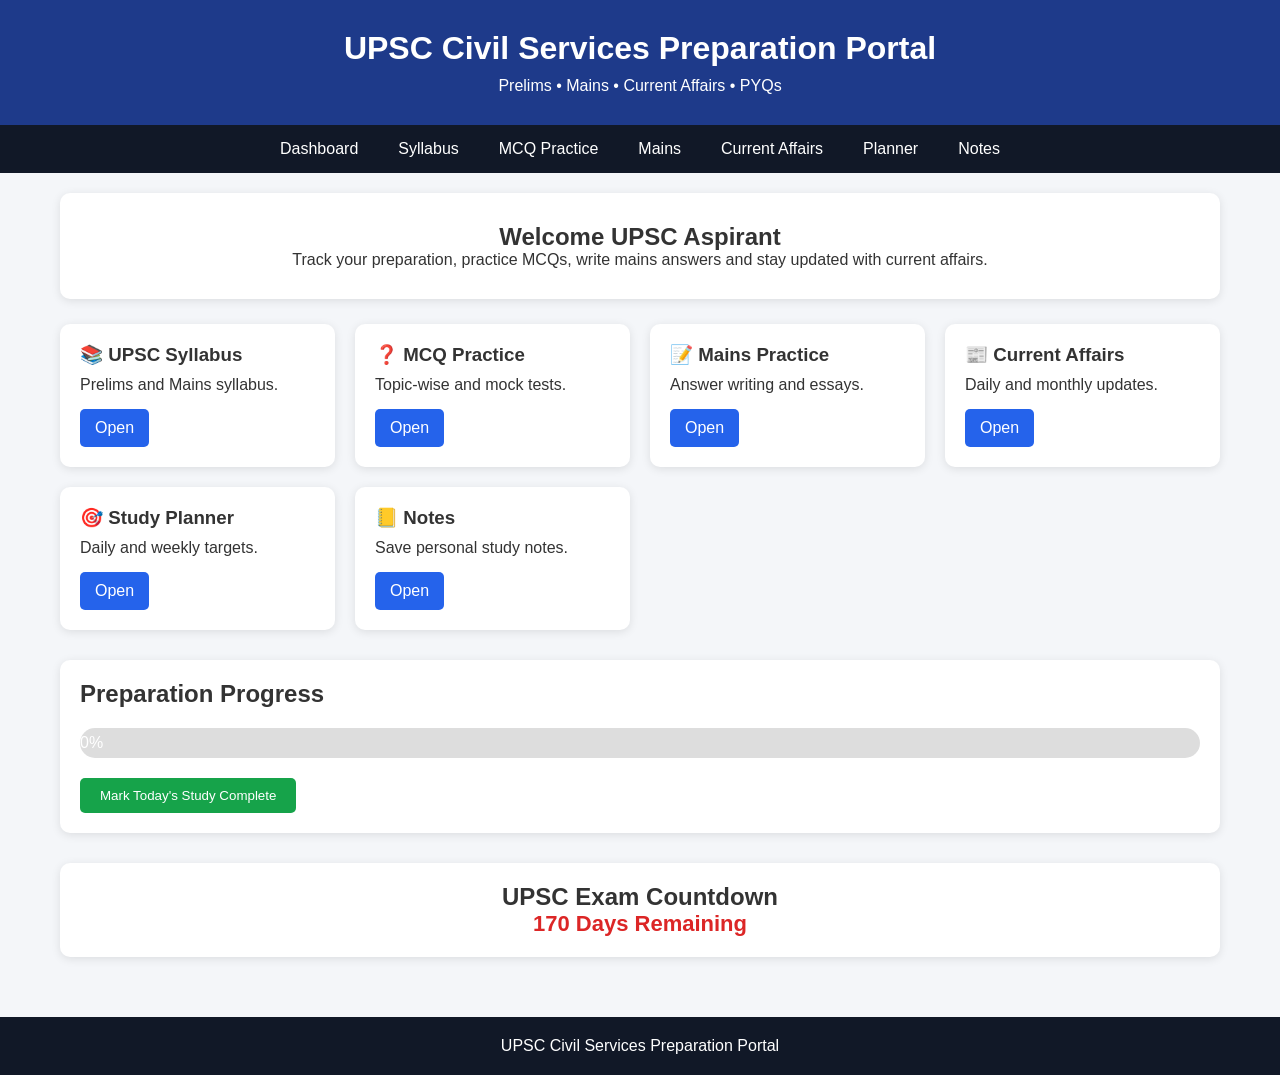
<file: index.html>
<!DOCTYPE html>
<html lang="en">
<head>
    <meta charset="UTF-8">
    <meta name="viewport" content="width=device-width, initial-scale=1.0">
    <title>UPSC Civil Services Portal</title>

    <link rel="stylesheet" href="style.css">
</head>
<body>

<header>
    <h1>UPSC Civil Services Preparation Portal</h1>
    <p>Prelims • Mains • Current Affairs • PYQs</p>
</header>

<nav>
    <a href="index.html">Dashboard</a>
    <a href="syllabus.html">Syllabus</a>
    <a href="quiz.html">MCQ Practice</a>
    <a href="mains.html">Mains</a>
    <a href="currentaffairs.html">Current Affairs</a>
    <a href="planner.html">Planner</a>
    <a href="notes.html">Notes</a>
</nav>

<main>

<section class="hero">
    <h2>Welcome UPSC Aspirant</h2>
    <p>
        Track your preparation, practice MCQs,
        write mains answers and stay updated with
        current affairs.
    </p>
</section>

<section class="cards">

    <div class="card">
        <h3>📚 UPSC Syllabus</h3>
        <p>Prelims and Mains syllabus.</p>
        <a href="syllabus.html">Open</a>
    </div>

    <div class="card">
        <h3>❓ MCQ Practice</h3>
        <p>Topic-wise and mock tests.</p>
        <a href="quiz.html">Open</a>
    </div>

    <div class="card">
        <h3>📝 Mains Practice</h3>
        <p>Answer writing and essays.</p>
        <a href="mains.html">Open</a>
    </div>

    <div class="card">
        <h3>📰 Current Affairs</h3>
        <p>Daily and monthly updates.</p>
        <a href="currentaffairs.html">Open</a>
    </div>

    <div class="card">
        <h3>🎯 Study Planner</h3>
        <p>Daily and weekly targets.</p>
        <a href="planner.html">Open</a>
    </div>

    <div class="card">
        <h3>📒 Notes</h3>
        <p>Save personal study notes.</p>
        <a href="notes.html">Open</a>
    </div>

</section>

<section class="dashboard">

    <h2>Preparation Progress</h2>

    <div class="progress-bar">
        <div id="progress-fill">0%</div>
    </div>

    <button onclick="increaseProgress()">
        Mark Today's Study Complete
    </button>

</section>

<section class="countdown">

    <h2>UPSC Exam Countdown</h2>

    <p id="countdown">
        Loading...
    </p>

</section>

</main>

<footer>
    <p>
        UPSC Civil Services Preparation Portal
    </p>
</footer>

<script src="script.js"></script>

</body>
</html>
</file>
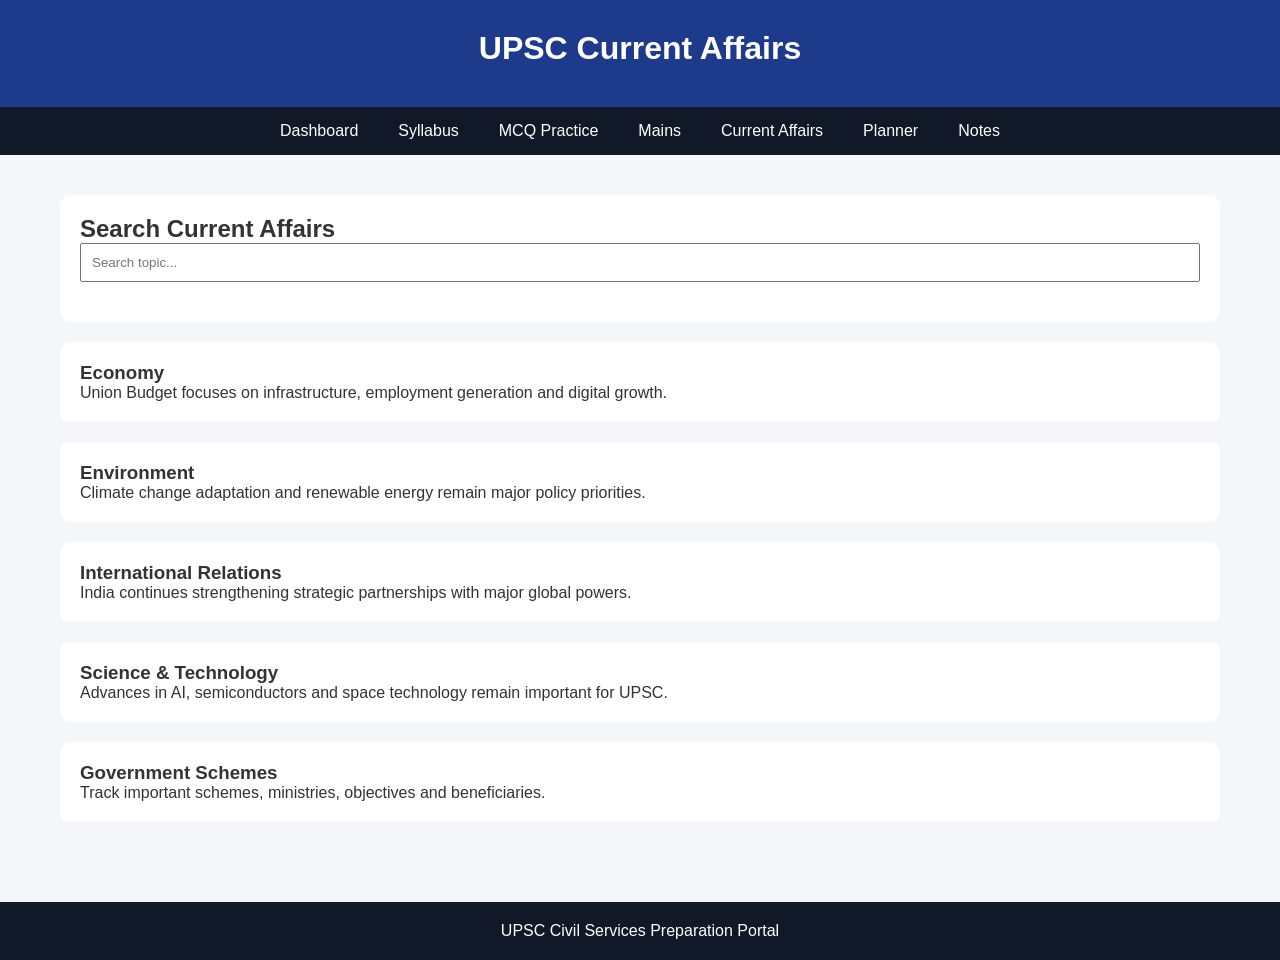
<file: current.html>
<!DOCTYPE html>
<html lang="en">
<head>
<meta charset="UTF-8">
<meta name="viewport" content="width=device-width, initial-scale=1.0">
<title>Current Affairs</title>

<link rel="stylesheet" href="style.css">

<style>
.affairs-box{
    background:white;
    padding:20px;
    margin:20px 0;
    border-radius:10px;
}

.search-box{
    width:100%;
    padding:10px;
    margin-bottom:20px;
}
</style>

</head>
<body>

<header>
<h1>UPSC Current Affairs</h1>
</header>

<nav>
<a href="index.html">Dashboard</a>
<a href="syllabus.html">Syllabus</a>
<a href="quiz.html">MCQ Practice</a>
<a href="mains.html">Mains</a>
<a href="currentaffairs.html">Current Affairs</a>
<a href="planner.html">Planner</a>
<a href="notes.html">Notes</a>
</nav>

<main>

<div class="affairs-box">

<h2>Search Current Affairs</h2>

<input
type="text"
id="searchInput"
class="search-box"
placeholder="Search topic..."
onkeyup="searchAffairs()">

</div>

<div class="affairs-box affair-item">

<h3>Economy</h3>

<p>
Union Budget focuses on infrastructure,
employment generation and digital growth.
</p>

</div>

<div class="affairs-box affair-item">

<h3>Environment</h3>

<p>
Climate change adaptation and renewable
energy remain major policy priorities.
</p>

</div>

<div class="affairs-box affair-item">

<h3>International Relations</h3>

<p>
India continues strengthening strategic
partnerships with major global powers.
</p>

</div>

<div class="affairs-box affair-item">

<h3>Science & Technology</h3>

<p>
Advances in AI, semiconductors and space
technology remain important for UPSC.
</p>

</div>

<div class="affairs-box affair-item">

<h3>Government Schemes</h3>

<p>
Track important schemes, ministries,
objectives and beneficiaries.
</p>

</div>

</main>

<footer>
<p>UPSC Civil Services Preparation Portal</p>
</footer>

<script>

function searchAffairs(){

let input =
document.getElementById("searchInput")
.value.toLowerCase();

let items =
document.getElementsByClassName("affair-item");

for(let i=0;i<items.length;i++){

let text =
items[i].innerText.toLowerCase();

if(text.includes(input)){

items[i].style.display="block";

}else{

items[i].style.display="none";

}

}

}

</script>

</body>
</html>
</file>
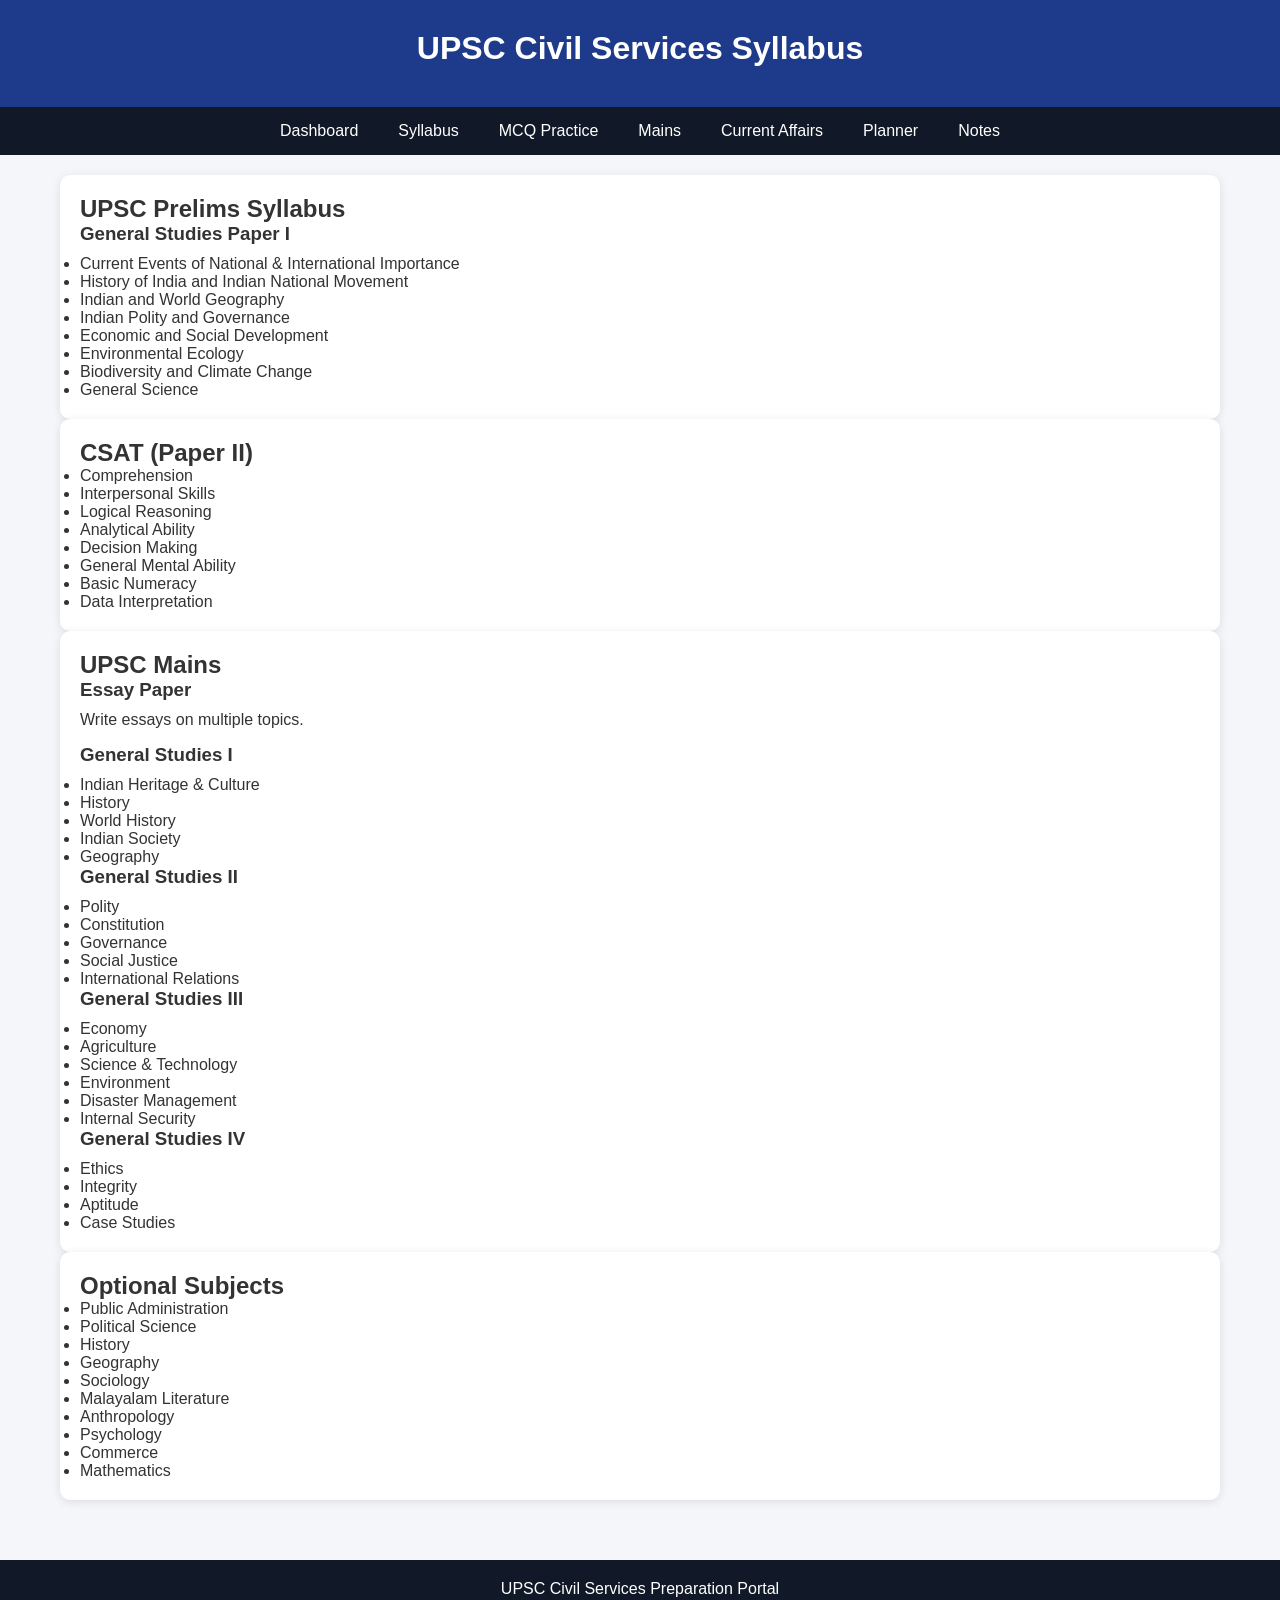
<file: exam.html>
<!DOCTYPE html>
<html lang="en">
<head>
    <meta charset="UTF-8">
    <meta name="viewport" content="width=device-width, initial-scale=1.0">
    <title>UPSC Syllabus</title>

    <link rel="stylesheet" href="style.css">
</head>
<body>

<header>
    <h1>UPSC Civil Services Syllabus</h1>
</header>

<nav>
    <a href="index.html">Dashboard</a>
    <a href="syllabus.html">Syllabus</a>
    <a href="quiz.html">MCQ Practice</a>
    <a href="mains.html">Mains</a>
    <a href="currentaffairs.html">Current Affairs</a>
    <a href="planner.html">Planner</a>
    <a href="notes.html">Notes</a>
</nav>

<main>

<div class="card">

<h2>UPSC Prelims Syllabus</h2>

<h3>General Studies Paper I</h3>

<ul>
<li>Current Events of National & International Importance</li>
<li>History of India and Indian National Movement</li>
<li>Indian and World Geography</li>
<li>Indian Polity and Governance</li>
<li>Economic and Social Development</li>
<li>Environmental Ecology</li>
<li>Biodiversity and Climate Change</li>
<li>General Science</li>
</ul>

</div>

<div class="card">

<h2>CSAT (Paper II)</h2>

<ul>
<li>Comprehension</li>
<li>Interpersonal Skills</li>
<li>Logical Reasoning</li>
<li>Analytical Ability</li>
<li>Decision Making</li>
<li>General Mental Ability</li>
<li>Basic Numeracy</li>
<li>Data Interpretation</li>
</ul>

</div>

<div class="card">

<h2>UPSC Mains</h2>

<h3>Essay Paper</h3>
<p>Write essays on multiple topics.</p>

<h3>General Studies I</h3>
<ul>
<li>Indian Heritage & Culture</li>
<li>History</li>
<li>World History</li>
<li>Indian Society</li>
<li>Geography</li>
</ul>

<h3>General Studies II</h3>
<ul>
<li>Polity</li>
<li>Constitution</li>
<li>Governance</li>
<li>Social Justice</li>
<li>International Relations</li>
</ul>

<h3>General Studies III</h3>
<ul>
<li>Economy</li>
<li>Agriculture</li>
<li>Science & Technology</li>
<li>Environment</li>
<li>Disaster Management</li>
<li>Internal Security</li>
</ul>

<h3>General Studies IV</h3>
<ul>
<li>Ethics</li>
<li>Integrity</li>
<li>Aptitude</li>
<li>Case Studies</li>
</ul>

</div>

<div class="card">

<h2>Optional Subjects</h2>

<ul>
<li>Public Administration</li>
<li>Political Science</li>
<li>History</li>
<li>Geography</li>
<li>Sociology</li>
<li>Malayalam Literature</li>
<li>Anthropology</li>
<li>Psychology</li>
<li>Commerce</li>
<li>Mathematics</li>
</ul>

</div>

</main>

<footer>
    <p>UPSC Civil Services Preparation Portal</p>
</footer>

<script src="script.js"></script>

</body>
</html>
</file>
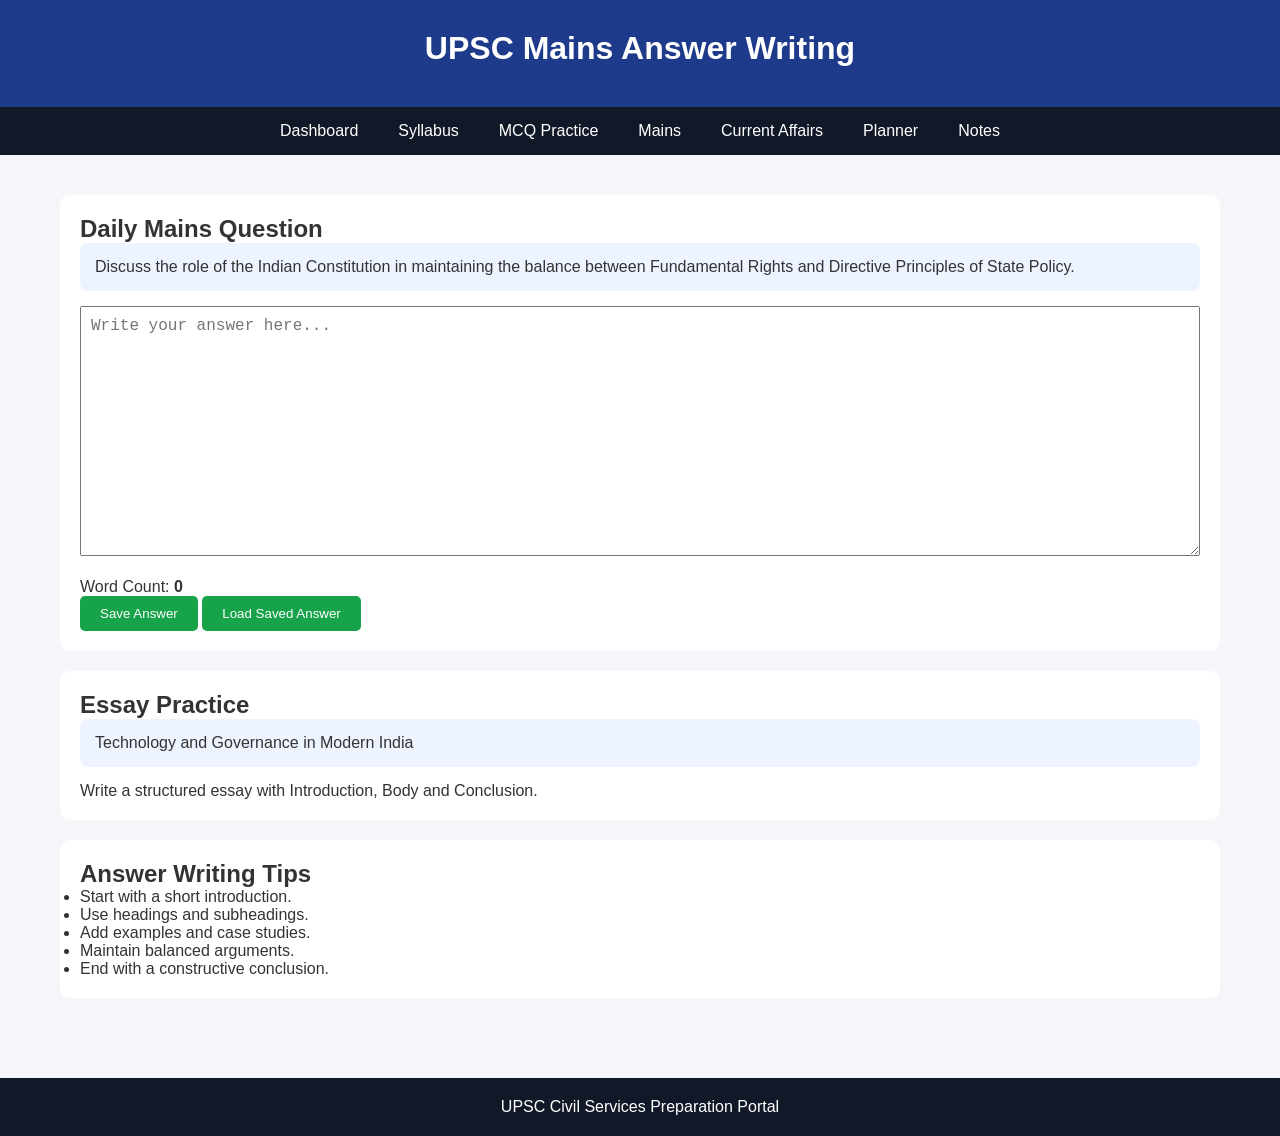
<file: main.html>
<!DOCTYPE html>
<html lang="en">
<head>
<meta charset="UTF-8">
<meta name="viewport" content="width=device-width, initial-scale=1.0">
<title>UPSC Mains Practice</title>

<link rel="stylesheet" href="style.css">

<style>
.answer-box{
    background:white;
    padding:20px;
    border-radius:10px;
    margin:20px 0;
}

textarea{
    width:100%;
    min-height:250px;
    padding:10px;
    font-size:16px;
}

.question{
    background:#eef4ff;
    padding:15px;
    border-radius:8px;
    margin-bottom:15px;
}

#wordCount{
    font-weight:bold;
}
</style>
</head>

<body>

<header>
<h1>UPSC Mains Answer Writing</h1>
</header>

<nav>
<a href="index.html">Dashboard</a>
<a href="syllabus.html">Syllabus</a>
<a href="quiz.html">MCQ Practice</a>
<a href="mains.html">Mains</a>
<a href="currentaffairs.html">Current Affairs</a>
<a href="planner.html">Planner</a>
<a href="notes.html">Notes</a>
</nav>

<main>

<div class="answer-box">

<h2>Daily Mains Question</h2>

<div class="question">
Discuss the role of the Indian Constitution in maintaining the balance between Fundamental Rights and Directive Principles of State Policy.
</div>

<textarea
id="answerArea"
placeholder="Write your answer here..."></textarea>

<br><br>

<p>Word Count: <span id="wordCount">0</span></p>

<button onclick="saveAnswer()">Save Answer</button>

<button onclick="loadAnswer()">Load Saved Answer</button>

</div>

<div class="answer-box">

<h2>Essay Practice</h2>

<div class="question">
Technology and Governance in Modern India
</div>

<p>
Write a structured essay with Introduction,
Body and Conclusion.
</p>

</div>

<div class="answer-box">

<h2>Answer Writing Tips</h2>

<ul>
<li>Start with a short introduction.</li>
<li>Use headings and subheadings.</li>
<li>Add examples and case studies.</li>
<li>Maintain balanced arguments.</li>
<li>End with a constructive conclusion.</li>
</ul>

</div>

</main>

<footer>
<p>UPSC Civil Services Preparation Portal</p>
</footer>

<script>

const answerArea =
document.getElementById("answerArea");

answerArea.addEventListener("input", updateWordCount);

function updateWordCount(){

let text =
answerArea.value.trim();

let count =
text === ""
? 0
: text.split(/\s+/).length;

document.getElementById("wordCount").innerHTML =
count;
}

function saveAnswer(){

localStorage.setItem(
"upsc_mains_answer",
answerArea.value
);

alert("Answer Saved");
}

function loadAnswer(){

let saved =
localStorage.getItem(
"upsc_mains_answer"
);

answerArea.value = saved || "";

updateWordCount();
}

loadAnswer();

</script>

</body>
</html>
</file>
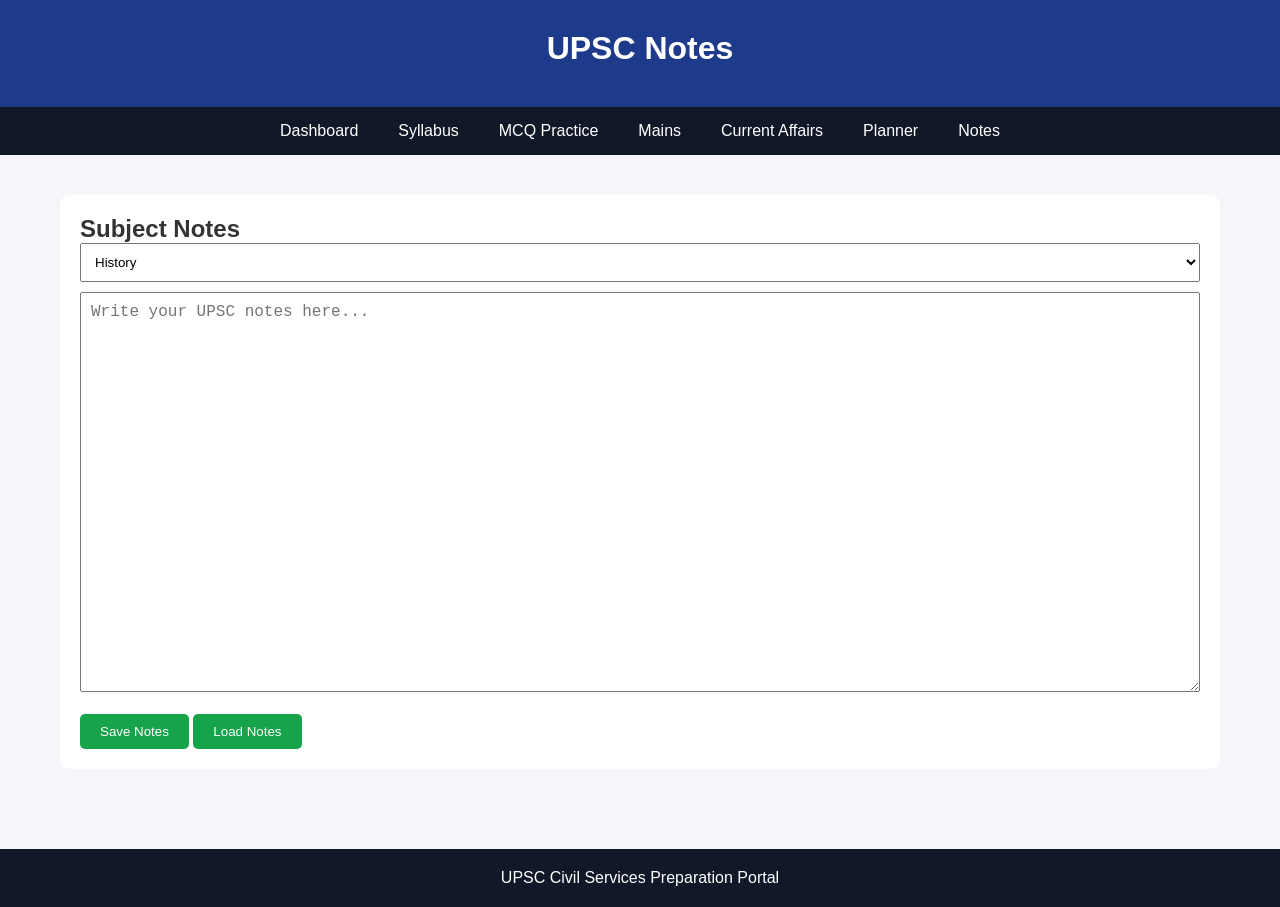
<file: notes.html>
<!DOCTYPE html>
<html lang="en">
<head>
<meta charset="UTF-8">
<meta name="viewport" content="width=device-width, initial-scale=1.0">
<title>UPSC Notes</title>

<link rel="stylesheet" href="style.css">

<style>
.notes-box{
    background:white;
    padding:20px;
    border-radius:10px;
    margin:20px 0;
}

textarea{
    width:100%;
    height:400px;
    padding:10px;
    font-size:16px;
}

select{
    width:100%;
    padding:10px;
    margin-bottom:10px;
}
</style>

</head>
<body>

<header>
<h1>UPSC Notes</h1>
</header>

<nav>
<a href="index.html">Dashboard</a>
<a href="syllabus.html">Syllabus</a>
<a href="quiz.html">MCQ Practice</a>
<a href="mains.html">Mains</a>
<a href="currentaffairs.html">Current Affairs</a>
<a href="planner.html">Planner</a>
<a href="notes.html">Notes</a>
</nav>

<main>

<div class="notes-box">

<h2>Subject Notes</h2>

<select id="subject">
<option>History</option>
<option>Geography</option>
<option>Polity</option>
<option>Economy</option>
<option>Environment</option>
<option>Science & Technology</option>
<option>Current Affairs</option>
<option>Ethics</option>
</select>

<textarea
id="notesArea"
placeholder="Write your UPSC notes here...">
</textarea>

<br><br>

<button onclick="saveNotes()">
Save Notes
</button>

<button onclick="loadNotes()">
Load Notes
</button>

</div>

</main>

<footer>
<p>UPSC Civil Services Preparation Portal</p>
</footer>

<script>

function saveNotes(){

let subject =
document.getElementById("subject").value;

let notes =
document.getElementById("notesArea").value;

localStorage.setItem(
"notes_" + subject,
notes
);

alert("Notes Saved");
}

function loadNotes(){

let subject =
document.getElementById("subject").value;

let notes =
localStorage.getItem(
"notes_" + subject
);

document.getElementById("notesArea").value =
notes || "";
}

document.getElementById("subject")
.addEventListener("change",loadNotes);

loadNotes();

</script>

</body>
</html>
</file>
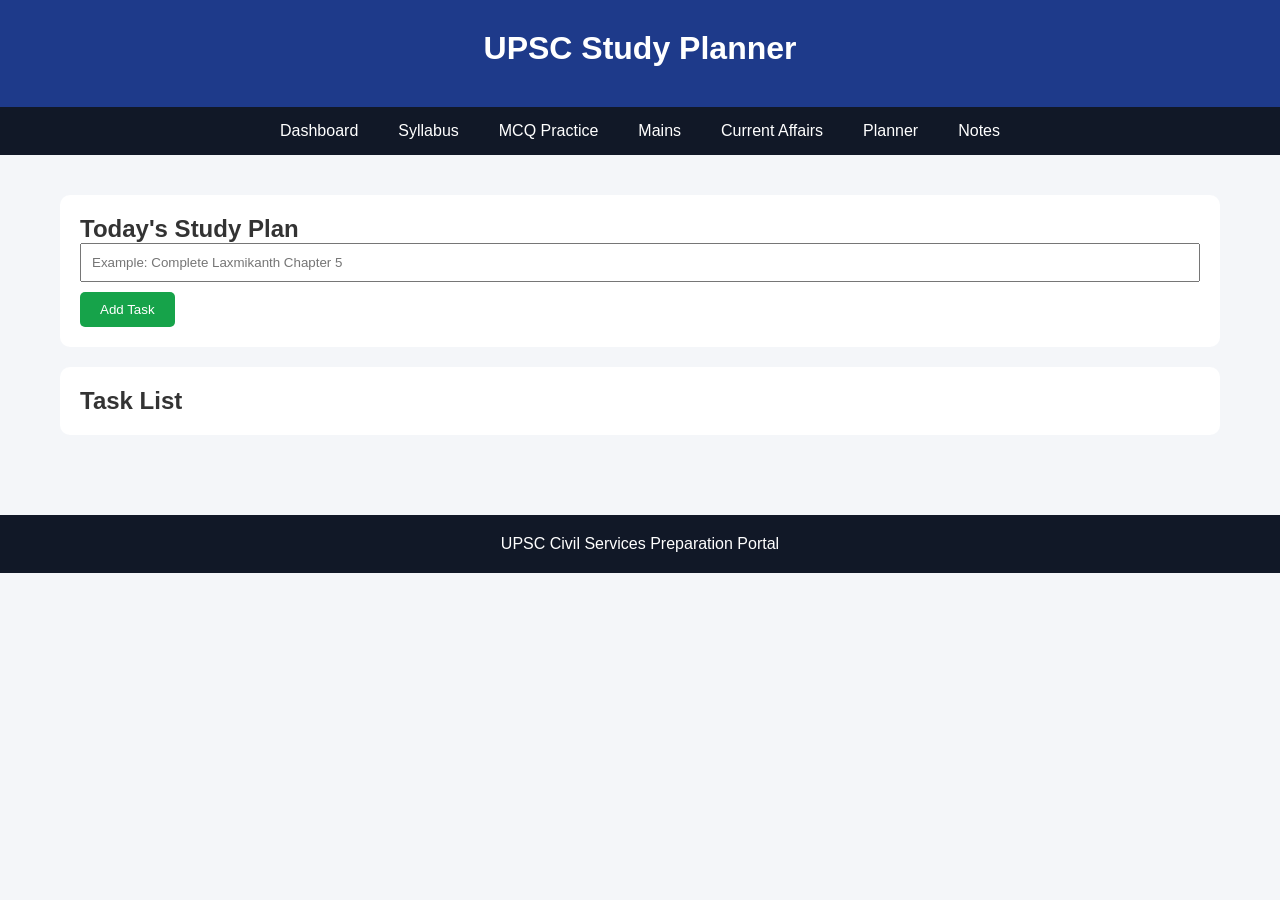
<file: planner.html>
<!DOCTYPE html>
<html lang="en">
<head>
<meta charset="UTF-8">
<meta name="viewport" content="width=device-width, initial-scale=1.0">
<title>UPSC Study Planner</title>

<link rel="stylesheet" href="style.css">

<style>
.planner-box{
    background:white;
    padding:20px;
    border-radius:10px;
    margin:20px 0;
}

#taskInput{
    width:100%;
    padding:10px;
    margin-bottom:10px;
}

#taskList li{
    background:#f4f4f4;
    padding:10px;
    margin:5px 0;
    border-radius:5px;
}
</style>

</head>
<body>

<header>
<h1>UPSC Study Planner</h1>
</header>

<nav>
<a href="index.html">Dashboard</a>
<a href="syllabus.html">Syllabus</a>
<a href="quiz.html">MCQ Practice</a>
<a href="mains.html">Mains</a>
<a href="currentaffairs.html">Current Affairs</a>
<a href="planner.html">Planner</a>
<a href="notes.html">Notes</a>
</nav>

<main>

<div class="planner-box">

<h2>Today's Study Plan</h2>

<input
type="text"
id="taskInput"
placeholder="Example: Complete Laxmikanth Chapter 5">

<button onclick="addTask()">
Add Task
</button>

</div>

<div class="planner-box">

<h2>Task List</h2>

<ul id="taskList"></ul>

</div>

</main>

<footer>
<p>UPSC Civil Services Preparation Portal</p>
</footer>

<script>

function addTask(){

let task =
document.getElementById("taskInput").value;

if(task === ""){
return;
}

let tasks =
JSON.parse(
localStorage.getItem("upscTasks")
) || [];

tasks.push(task);

localStorage.setItem(
"upscTasks",
JSON.stringify(tasks)
);

document.getElementById("taskInput").value="";

loadTasks();
}

function deleteTask(index){

let tasks =
JSON.parse(
localStorage.getItem("upscTasks")
) || [];

tasks.splice(index,1);

localStorage.setItem(
"upscTasks",
JSON.stringify(tasks)
);

loadTasks();
}

function loadTasks(){

let tasks =
JSON.parse(
localStorage.getItem("upscTasks")
) || [];

let html="";

tasks.forEach((task,index)=>{

html += `
<li>
${task}
<button onclick="deleteTask(${index})">
Delete
</button>
</li>
`;

});

document.getElementById("taskList").innerHTML =
html;
}

loadTasks();

</script>

</body>
</html>
</file>
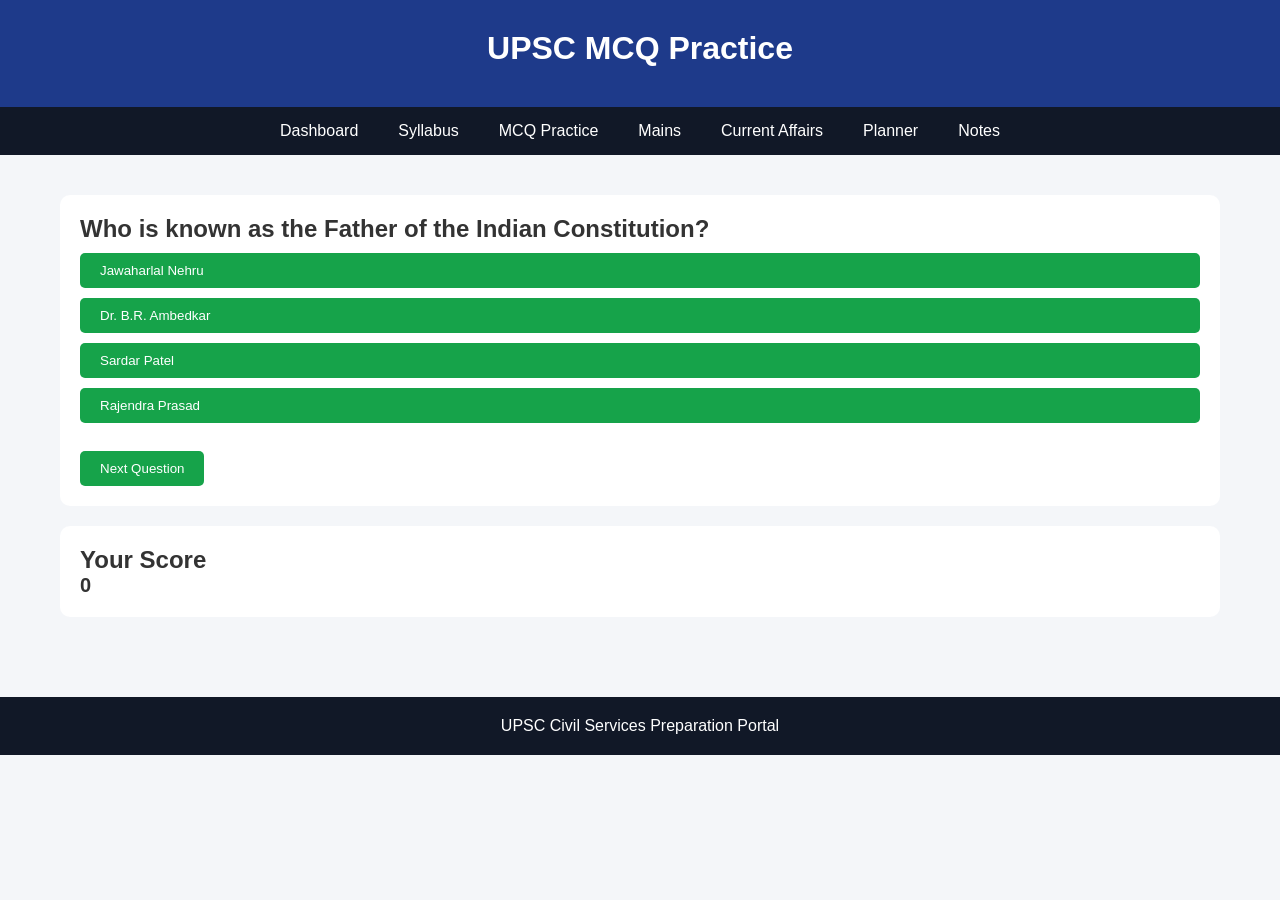
<file: quiz.html>
<!DOCTYPE html>
<html lang="en">
<head>
<meta charset="UTF-8">
<meta name="viewport" content="width=device-width, initial-scale=1.0">
<title>UPSC MCQ Practice</title>

<link rel="stylesheet" href="style.css">

<style>
.quiz-box{
    background:white;
    padding:20px;
    border-radius:10px;
    margin:20px 0;
}

.option{
    display:block;
    width:100%;
    margin:10px 0;
    text-align:left;
}

#scoreBox{
    font-size:20px;
    font-weight:bold;
}
</style>

</head>
<body>

<header>
<h1>UPSC MCQ Practice</h1>
</header>

<nav>
<a href="index.html">Dashboard</a>
<a href="syllabus.html">Syllabus</a>
<a href="quiz.html">MCQ Practice</a>
<a href="mains.html">Mains</a>
<a href="currentaffairs.html">Current Affairs</a>
<a href="planner.html">Planner</a>
<a href="notes.html">Notes</a>
</nav>

<main>

<div class="quiz-box">

<h2 id="question"></h2>

<button class="option" onclick="checkAnswer(0)" id="op0"></button>

<button class="option" onclick="checkAnswer(1)" id="op1"></button>

<button class="option" onclick="checkAnswer(2)" id="op2"></button>

<button class="option" onclick="checkAnswer(3)" id="op3"></button>

<br>

<button onclick="nextQuestion()">Next Question</button>

<p id="result"></p>

</div>

<div class="quiz-box">

<h2>Your Score</h2>

<p id="scoreBox">0</p>

</div>

</main>

<footer>
<p>UPSC Civil Services Preparation Portal</p>
</footer>

<script>

const questions = [

{
question:"Who is known as the Father of the Indian Constitution?",
options:[
"Jawaharlal Nehru",
"Dr. B.R. Ambedkar",
"Sardar Patel",
"Rajendra Prasad"
],
answer:1
},

{
question:"Which Article guarantees Right to Equality?",
options:[
"Article 14",
"Article 19",
"Article 21",
"Article 32"
],
answer:0
},

{
question:"Capital of Kerala?",
options:[
"Kochi",
"Thrissur",
"Kozhikode",
"Thiruvananthapuram"
],
answer:3
},

{
question:"Largest planet in Solar System?",
options:[
"Earth",
"Mars",
"Jupiter",
"Venus"
],
answer:2
},

{
question:"Green Revolution is related to?",
options:[
"Agriculture",
"Industry",
"IT",
"Space"
],
answer:0
}

];

let currentQuestion = 0;
let score = 0;

function loadQuestion(){

let q = questions[currentQuestion];

document.getElementById("question").innerHTML =
q.question;

document.getElementById("op0").innerHTML =
q.options[0];

document.getElementById("op1").innerHTML =
q.options[1];

document.getElementById("op2").innerHTML =
q.options[2];

document.getElementById("op3").innerHTML =
q.options[3];
}

function checkAnswer(selected){

let q = questions[currentQuestion];

if(selected === q.answer){

document.getElementById("result").innerHTML =
"✅ Correct";

score++;

}else{

document.getElementById("result").innerHTML =
"❌ Wrong";
}

document.getElementById("scoreBox").innerHTML =
score;

localStorage.setItem(
"quizScore",
score
);
}

function nextQuestion(){

currentQuestion++;

if(currentQuestion >= questions.length){

currentQuestion = 0;
}

document.getElementById("result").innerHTML = "";

loadQuestion();
}

loadQuestion();

</script>

</body>
</html>
</file>
<file: style.css>
/* General */

*{
    margin:0;
    padding:0;
    box-sizing:border-box;
}

body{
    font-family:Arial, sans-serif;
    background:#f4f6f9;
    color:#333;
}

/* Header */

header{
    background:#1e3a8a;
    color:white;
    text-align:center;
    padding:30px;
}

header h1{
    margin-bottom:10px;
}

/* Navigation */

nav{
    background:#111827;
    display:flex;
    justify-content:center;
    flex-wrap:wrap;
}

nav a{
    color:white;
    text-decoration:none;
    padding:15px 20px;
}

nav a:hover{
    background:#2563eb;
}

/* Main */

main{
    max-width:1200px;
    margin:auto;
    padding:20px;
}

/* Hero */

.hero{
    background:white;
    padding:30px;
    border-radius:10px;
    margin-bottom:25px;
    text-align:center;
    box-shadow:0 2px 10px rgba(0,0,0,0.1);
}

/* Cards */

.cards{
    display:grid;
    grid-template-columns:repeat(auto-fit,minmax(250px,1fr));
    gap:20px;
}

.card{
    background:white;
    padding:20px;
    border-radius:10px;
    box-shadow:0 2px 10px rgba(0,0,0,0.1);
}

.card h3{
    margin-bottom:10px;
}

.card p{
    margin-bottom:15px;
}

.card a{
    display:inline-block;
    text-decoration:none;
    background:#2563eb;
    color:white;
    padding:10px 15px;
    border-radius:5px;
}

.card a:hover{
    background:#1d4ed8;
}

/* Dashboard */

.dashboard{
    background:white;
    margin-top:30px;
    padding:20px;
    border-radius:10px;
    box-shadow:0 2px 10px rgba(0,0,0,0.1);
}

.progress-bar{
    width:100%;
    height:30px;
    background:#ddd;
    border-radius:30px;
    overflow:hidden;
    margin:20px 0;
}

#progress-fill{
    width:0%;
    height:100%;
    background:#16a34a;
    color:white;
    text-align:center;
    line-height:30px;
}

/* Button */

button{
    padding:10px 20px;
    border:none;
    background:#16a34a;
    color:white;
    border-radius:5px;
    cursor:pointer;
}

button:hover{
    background:#15803d;
}

/* Countdown */

.countdown{
    background:white;
    margin-top:30px;
    padding:20px;
    border-radius:10px;
    text-align:center;
    box-shadow:0 2px 10px rgba(0,0,0,0.1);
}

#countdown{
    font-size:22px;
    font-weight:bold;
    color:#dc2626;
}

/* Footer */

footer{
    background:#111827;
    color:white;
    text-align:center;
    padding:20px;
    margin-top:40px;
}

/* Mobile */

@media(max-width:768px){

    nav{
        flex-direction:column;
    }

    nav a{
        text-align:center;
        border-bottom:1px solid #333;
    }

}
</file>
